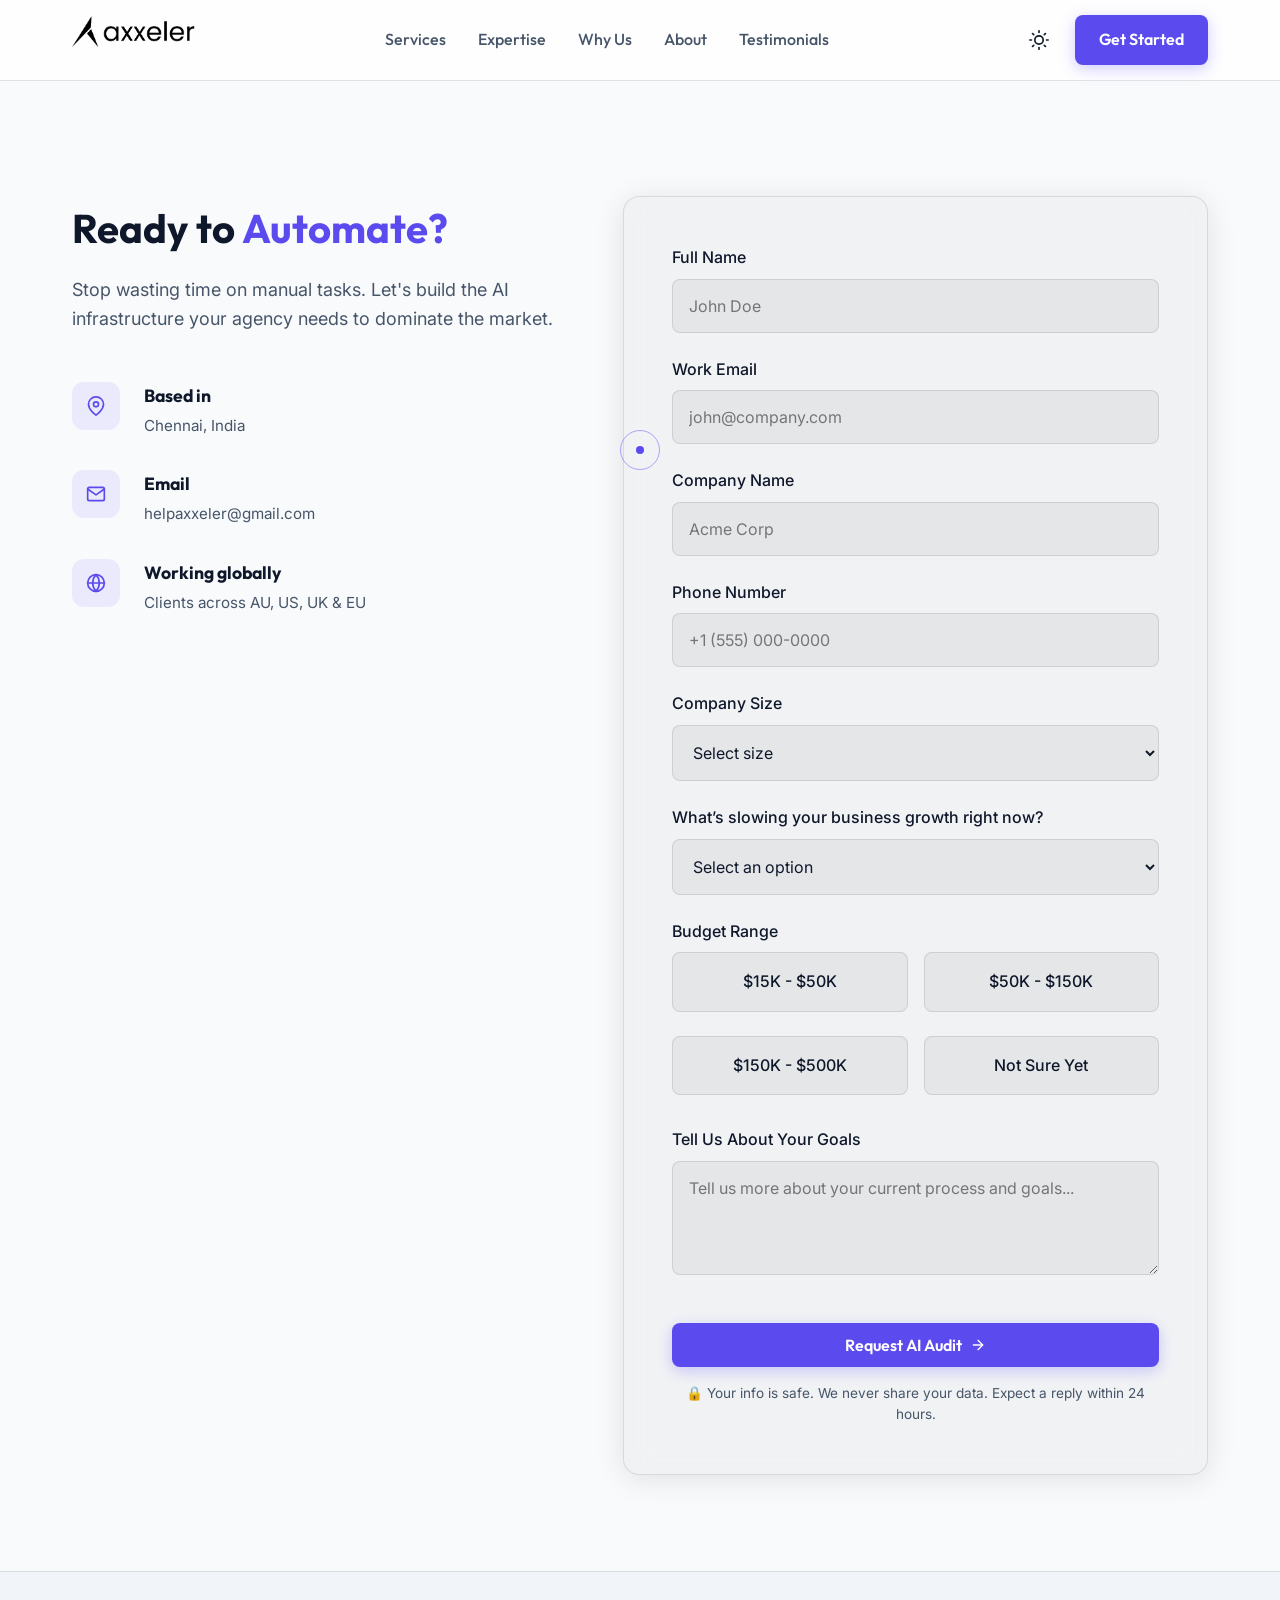
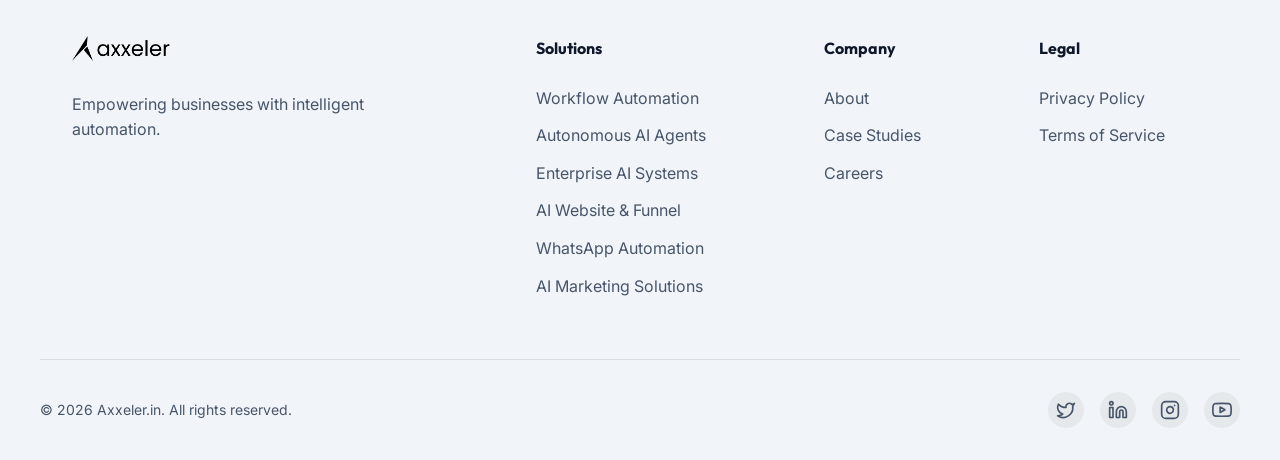
<file: work-with-us.html>
<!DOCTYPE html>
<html lang="en">
<head>
    <meta charset="UTF-8">
    <meta name="viewport" content="width=device-width, initial-scale=1.0">
    <title>Work With Us | Axxeler</title>
    <meta name="description" content="Ready to automate? Stop wasting time on manual tasks. Let's build the AI infrastructure your agency needs to dominate the market.">
    
    <!-- Google Fonts -->
    <link rel="preconnect" href="https://fonts.googleapis.com">
    <link rel="preconnect" href="https://fonts.gstatic.com" crossorigin>
    <link href="https://fonts.googleapis.com/css2?family=Outfit:wght@300;400;500;600;700;800&family=Inter:wght@300;400;500;600&display=swap" rel="stylesheet">
    
    <link rel="stylesheet" href="style.css?v=2">
    
    <!-- Theme Script (placed here to prevent flash of unstyled content) -->
    <script>
        const savedTheme = localStorage.getItem('theme');
        const systemPrefersDark = window.matchMedia('(prefers-color-scheme: dark)').matches;
        if (savedTheme === 'light' || (!savedTheme && !systemPrefersDark)) {
            document.documentElement.setAttribute('data-theme', 'light');
        }
    </script>
</head>
<body>
    
    <!-- Navigation -->
    <header id="header">
        <div class="container nav-container">
            <a href="index.html" class="logo">
                <img src="Asset 2.png" alt="Axxeler Logo" id="nav-logo" class="logo-img">
            </a>
            
            <nav class="desktop-nav">
                <a href="index.html#services">Services</a>
                <a href="index.html#expertise">Expertise</a>
                <a href="index.html#process">Why Us</a>
                <a href="index.html#about">About</a>
                <a href="index.html#testimonials">Testimonials</a>
            </nav>
            
            <div class="header-right-actions" style="display: flex; align-items: center; gap: 1rem;">
                <div class="nav-actions" style="display: flex; align-items: center; gap: 1rem;">
                    <button id="theme-toggle" class="theme-toggle-btn" aria-label="Toggle Theme">
                        <svg class="sun-icon" xmlns="http://www.w3.org/2000/svg" width="20" height="20" viewBox="0 0 24 24" fill="none" stroke="currentColor" stroke-width="2" stroke-linecap="round" stroke-linejoin="round" style="display: none;"><circle cx="12" cy="12" r="5"></circle><line x1="12" y1="1" x2="12" y2="3"></line><line x1="12" y1="21" x2="12" y2="23"></line><line x1="4.22" y1="4.22" x2="5.64" y2="5.64"></line><line x1="18.36" y1="18.36" x2="19.78" y2="19.78"></line><line x1="1" y1="12" x2="3" y2="12"></line><line x1="21" y1="12" x2="23" y2="12"></line><line x1="4.22" y1="19.78" x2="5.64" y2="18.36"></line><line x1="18.36" y1="5.64" x2="19.78" y2="4.22"></line></svg>
                        <svg class="moon-icon" xmlns="http://www.w3.org/2000/svg" width="20" height="20" viewBox="0 0 24 24" fill="none" stroke="currentColor" stroke-width="2" stroke-linecap="round" stroke-linejoin="round"><path d="M21 12.79A9 9 0 1 1 11.21 3 7 7 0 0 0 21 12.79z"></path></svg>
                    </button>
                    <a href="work-with-us.html" class="btn btn-primary nav-cta">Get Started</a>
                </div>
                
                <button class="mobile-menu-btn" id="mobile-btn">
                    <span></span>
                    <span></span>
                    <span></span>
                </button>
            </div>
        </div>
        
        <!-- Mobile Nav -->
        <div class="mobile-nav" id="mobile-nav">
            <a href="index.html#services" class="mobile-link">Services</a>
            <a href="index.html#expertise" class="mobile-link">Expertise</a>
            <a href="index.html#process" class="mobile-link">Why Us</a>
            <a href="index.html#about" class="mobile-link">About</a>
            <a href="index.html#testimonials" class="mobile-link">Testimonials</a>
            <a href="work-with-us.html" class="btn btn-primary mobile-cta">Get Started</a>
        </div>
    </header>

    <main style="padding-top: 100px; min-height: 100vh; display: flex; flex-direction: column; justify-content: center;">
        <!-- CTA / Lead Form Section -->
        <section id="contact" class="section contact-section">
            <div class="container contact-container">
                <div class="contact-info">
                    <h2 class="section-title">Ready to <span class="text-gradient">Automate?</span></h2>
                    <p class="section-desc">Stop wasting time on manual tasks. Let's build the AI infrastructure your agency needs to dominate the market.</p>
                    
                    <div class="contact-details">
                        <div class="contact-item">
                            <div class="contact-icon">
                                <svg xmlns="http://www.w3.org/2000/svg" width="20" height="20" viewBox="0 0 24 24" fill="none" stroke="currentColor" stroke-width="2" stroke-linecap="round" stroke-linejoin="round"><path d="M21 10c0 7-9 13-9 13s-9-6-9-13a9 9 0 0 1 18 0z"></path><circle cx="12" cy="10" r="3"></circle></svg>
                            </div>
                            <div class="contact-text">
                                <h4>Based in</h4>
                                <p>Chennai, India</p>
                            </div>
                        </div>
                        
                        <div class="contact-item">
                            <div class="contact-icon">
                                <svg xmlns="http://www.w3.org/2000/svg" width="20" height="20" viewBox="0 0 24 24" fill="none" stroke="currentColor" stroke-width="2" stroke-linecap="round" stroke-linejoin="round"><path d="M4 4h16c1.1 0 2 .9 2 2v12c0 1.1-.9 2-2 2H4c-1.1 0-2-.9-2-2V6c0-1.1.9-2 2-2z"></path><polyline points="22,6 12,13 2,6"></polyline></svg>
                            </div>
                            <div class="contact-text">
                                <h4>Email</h4>
                                <p>helpaxxeler@gmail.com</p>
                            </div>
                        </div>
                        
                        <div class="contact-item">
                            <div class="contact-icon">
                                <svg xmlns="http://www.w3.org/2000/svg" width="20" height="20" viewBox="0 0 24 24" fill="none" stroke="currentColor" stroke-width="2" stroke-linecap="round" stroke-linejoin="round"><circle cx="12" cy="12" r="10"></circle><line x1="2" y1="12" x2="22" y2="12"></line><path d="M12 2a15.3 15.3 0 0 1 4 10 15.3 15.3 0 0 1-4 10 15.3 15.3 0 0 1-4-10 15.3 15.3 0 0 1 4-10z"></path></svg>
                            </div>
                            <div class="contact-text">
                                <h4>Working globally</h4>
                                <p>Clients across AU, US, UK & EU</p>
                            </div>
                        </div>
                    </div>
                </div>
                
                <div class="contact-form-wrapper glass-panel">
                    <form id="lead-form" class="lead-form" action="https://formspree.io/f/mvzlgnvz" method="POST">
                        <div class="form-group">
                            <label for="name">Full Name</label>
                            <input type="text" id="name" name="name" required placeholder="John Doe">
                        </div>
                        
                        <div class="form-group">
                            <label for="email">Work Email</label>
                            <input type="email" id="email" name="email" required placeholder="john@company.com">
                        </div>
                        
                        <div class="form-group">
                            <label for="company">Company Name</label>
                            <input type="text" id="company" name="company" placeholder="Acme Corp">
                        </div>
                        
                        <div class="form-group">
                            <label for="phone">Phone Number</label>
                            <input type="tel" id="phone" name="phone" placeholder="+1 (555) 000-0000">
                        </div>
                        
                        <div class="form-group">
                            <label for="company-size">Company Size</label>
                            <select id="company-size" name="company-size" required>
                                <option value="" disabled selected>Select size</option>
                                <option value="1-10">1-10 employees</option>
                                <option value="11-50">11-50 employees</option>
                                <option value="51-200">51-200 employees</option>
                                <option value="201+">201+ employees</option>
                            </select>
                        </div>
                        
                        <div class="form-group">
                            <label for="painpoint">What’s slowing your business growth right now?</label>
                            <select id="painpoint" name="painpoint" required>
                                <option value="" disabled selected>Select an option</option>
                                <option value="converting_leads">Converting Leads into Customers</option>
                                <option value="customer_conversations">Managing Customer Conversations</option>
                                <option value="manual_work">Too Much Manual Work</option>
                                <option value="disorganized_crm">Disorganized Systems / CRM</option>
                                <option value="scaling_ai">Scaling with Automation & AI</option>
                                <option value="not_sure">Not Sure (Need Expert Guidance)</option>
                            </select>
                        </div>
                        
                        <div class="form-group">
                            <label>Budget Range</label>
                            <div class="budget-options">
                                <label class="budget-option">
                                    <input type="radio" name="budget" value="15k-50k" required>
                                    <span>$15K - $50K</span>
                                </label>
                                <label class="budget-option">
                                    <input type="radio" name="budget" value="50k-150k">
                                    <span>$50K - $150K</span>
                                </label>
                                <label class="budget-option">
                                    <input type="radio" name="budget" value="150k-500k">
                                    <span>$150K - $500K</span>
                                </label>
                                <label class="budget-option">
                                    <input type="radio" name="budget" value="not-sure">
                                    <span>Not Sure Yet</span>
                                </label>
                            </div>
                        </div>
                        
                        <div class="form-group">
                            <label for="details">Tell Us About Your Goals</label>
                            <textarea id="details" name="details" rows="4" placeholder="Tell us more about your current process and goals..." style="width: 100%; padding: 1rem; resize: vertical;"></textarea>
                        </div>
                        
                        <button type="submit" class="btn btn-primary btn-submit" id="submit-btn">
                            Request AI Audit
                            <svg xmlns="http://www.w3.org/2000/svg" width="16" height="16" viewBox="0 0 24 24" fill="none" stroke="currentColor" stroke-width="2" stroke-linecap="round" stroke-linejoin="round"><line x1="5" y1="12" x2="19" y2="12"></line><polyline points="12 5 19 12 12 19"></polyline></svg>
                        </button>
                        
                        <div class="form-status" id="form-status"></div>

                        <p class="form-note" style="margin-top: 1rem; text-align: center; font-size: 0.85rem; color: var(--text-muted);">
                            🔒 Your info is safe. We never share your data. Expect a reply within 24 hours.
                        </p>
                    </form>
                </div>
            </div>
        </section>
    </main>

    <!-- Footer -->
    <footer class="footer">
        <div class="container footer-container">
            <div class="footer-brand">
                <img src="Asset 2.png" alt="Axxeler Logo" class="footer-logo logo-img">
                <p>Empowering businesses with intelligent automation.</p>
            </div>
            
            <div class="footer-links">
                <div class="link-group">
                    <h4>Solutions</h4>
                    <a href="index.html#services">Workflow Automation</a>
                    <a href="index.html#services">Autonomous AI Agents</a>
                    <a href="index.html#services">Enterprise AI Systems</a>
                    <a href="index.html#services">AI Website & Funnel</a>
                    <a href="index.html#services">WhatsApp Automation</a>
                    <a href="index.html#services">AI Marketing Solutions</a>
                </div>
                <div class="link-group">
                    <h4>Company</h4>
                    <a href="#">About</a>
                    <a href="#">Case Studies</a>
                    <a href="#">Careers</a>
                </div>
                <div class="link-group">
                    <h4>Legal</h4>
                    <a href="#">Privacy Policy</a>
                    <a href="#">Terms of Service</a>
                </div>
            </div>
        </div>
        <div class="footer-bottom container">
            <p>&copy; <span id="year"></span> Axxeler.in. All rights reserved.</p>
            <div class="social-links">
                <a href="#" aria-label="Twitter">
                    <svg xmlns="http://www.w3.org/2000/svg" width="20" height="20" viewBox="0 0 24 24" fill="none" stroke="currentColor" stroke-width="2" stroke-linecap="round" stroke-linejoin="round"><path d="M22 4s-.7 2.1-2 3.4c1.6 10-9.4 17.3-18 11.6 2.2.1 4.4-.6 6-2C3 15.5.5 9.6 3 5c2.2 2.6 5.6 4.1 9 4-.9-4.2 4-6.6 7-3.8 1.1 0 3-1.2 3-1.2z"></path></svg>
                </a>
                <a href="https://www.linkedin.com/company/axxeler/" aria-label="LinkedIn" target="_blank" rel="noopener noreferrer">
                    <svg xmlns="http://www.w3.org/2000/svg" width="20" height="20" viewBox="0 0 24 24" fill="none" stroke="currentColor" stroke-width="2" stroke-linecap="round" stroke-linejoin="round"><path d="M16 8a6 6 0 0 1 6 6v7h-4v-7a2 2 0 0 0-2-2 2 2 0 0 0-2 2v7h-4v-7a6 6 0 0 1 6-6z"></path><rect x="2" y="9" width="4" height="12"></rect><circle cx="4" cy="4" r="2"></circle></svg>
                </a>
                <a href="https://www.instagram.com/axxeler.in/" aria-label="Instagram" target="_blank" rel="noopener noreferrer">
                    <svg xmlns="http://www.w3.org/2000/svg" width="20" height="20" viewBox="0 0 24 24" fill="none" stroke="currentColor" stroke-width="2" stroke-linecap="round" stroke-linejoin="round"><rect x="2" y="2" width="20" height="20" rx="5" ry="5"></rect><path d="M16 11.37A4 4 0 1 1 12.63 8 4 4 0 0 1 16 11.37z"></path><line x1="17.5" y1="6.5" x2="17.51" y2="6.5"></line></svg>
                </a>
                <a href="https://www.youtube.com/@axxeler" aria-label="YouTube" target="_blank" rel="noopener noreferrer">
                    <svg xmlns="http://www.w3.org/2000/svg" width="20" height="20" viewBox="0 0 24 24" fill="none" stroke="currentColor" stroke-width="2" stroke-linecap="round" stroke-linejoin="round"><path d="M22.54 6.42a2.78 2.78 0 0 0-1.94-2C18.88 4 12 4 12 4s-6.88 0-8.6.46a2.78 2.78 0 0 0-1.94 2A29 29 0 0 0 1 11.75a29 29 0 0 0 .46 5.33 2.78 2.78 0 0 0 1.94 2c1.72.46 8.6.46 8.6.46s6.88 0 8.6-.46a2.78 2.78 0 0 0 1.94-2 29 29 0 0 0 .46-5.33 29 29 0 0 0-.46-5.33z"></path><polygon points="9.75 15.02 15.5 11.75 9.75 8.48 9.75 15.02"></polygon></svg>
                </a>
            </div>
        </div>
    </footer>

    <!-- Thank You Modal -->
    <div id="thank-you-modal" class="modal-overlay">
        <div class="modal-content glass-panel text-center">
            <div class="modal-icon">
                <svg xmlns="http://www.w3.org/2000/svg" width="48" height="48" viewBox="0 0 24 24" fill="none" stroke="currentColor" stroke-width="2" stroke-linecap="round" stroke-linejoin="round"><path d="M22 11.08V12a10 10 0 1 1-5.93-9.14"></path><polyline points="22 4 12 14.01 9 11.01"></polyline></svg>
            </div>
            <h3 class="modal-title">Request Received!</h3>
            <p class="modal-desc">Thank you for reaching out. Our team will review your details and get back to you within 24 hours.</p>
            <button class="btn btn-primary" id="close-modal-btn" style="width: 100%; margin-top: 1rem;">Close</button>
        </div>
    </div>

    <script src="script.js?v=2"></script>
</body>
</html>
</file>
<file: style.css>
/* --- Variables & Setup --- */
:root {
    /* Color Palette - Modern AI Aesthetic */
    --bg-dark: #0a0b10;
    --bg-card: rgba(255, 255, 255, 0.03);
    --bg-card-hover: rgba(255, 255, 255, 0.06);
    --border-glass: rgba(255, 255, 255, 0.1);

    --primary-blue: #3b82f6;
    --primary-purple: #6A5BFF;
    --primary-cyan: #06b6d4;

    --text-main: #f8fafc;
    --text-muted: #94a3b8;

    --font-heading: 'Outfit', sans-serif;
    --font-body: 'Inter', sans-serif;

    --transition: all 0.3s cubic-bezier(0.4, 0, 0.2, 1);

    --header-bg: rgba(10, 11, 16, 0.8);
    --header-scrolled-bg: rgba(10, 11, 16, 0.95);
    --header-scrolled-shadow: rgba(0, 0, 0, 0.3);
    --orb-gradient-end: rgba(10, 11, 16, 0);
    --code-bg: #0d1117;
    --input-bg: rgba(0, 0, 0, 0.2);
    --input-bg-focus: rgba(0, 0, 0, 0.4);
    --footer-bg: #050608;
    --social-bg: rgba(255, 255, 255, 0.05);
    --stat-row-border: rgba(255, 255, 255, 0.05);
    --logo-filter: brightness(0) invert(1);
}

[data-theme="light"] {
    --bg-dark: #f8fafc;
    --bg-card: rgba(0, 0, 0, 0.03);
    --bg-card-hover: rgba(0, 0, 0, 0.06);
    --border-glass: rgba(0, 0, 0, 0.1);

    --primary-blue: #2563eb;
    --primary-purple: #5b4aee;
    --primary-cyan: #0891b2;

    --text-main: #0f172a;
    --text-muted: #475569;

    --header-bg: rgba(255, 255, 255, 0.8);
    --header-scrolled-bg: rgba(255, 255, 255, 0.95);
    --header-scrolled-shadow: rgba(0, 0, 0, 0.1);
    --orb-gradient-end: rgba(255, 255, 255, 0);
    --code-bg: #e2e8f0;
    --input-bg: rgba(0, 0, 0, 0.05);
    --input-bg-focus: rgba(0, 0, 0, 0.1);
    --footer-bg: #f1f5f9;
    --social-bg: rgba(0, 0, 0, 0.05);
    --stat-row-border: rgba(0, 0, 0, 0.05);
    --logo-filter: brightness(0);
}

* {
    margin: 0;
    padding: 0;
    box-sizing: border-box;
}

html {
    scroll-behavior: smooth;
    scroll-padding-top: 80px;
}

body {
    font-family: var(--font-body);
    background-color: var(--bg-dark);
    color: var(--text-main);
    line-height: 1.6;
    overflow-x: hidden;
}

/* --- Utilities --- */
.container {
    max-width: 1200px;
    margin: 0 auto;
    padding: 0 2rem;
}

.text-gradient {
    color: var(--primary-purple);
}

.text-green {
    color: #10b981;
}

.text-blue {
    color: var(--primary-blue);
}

.glass-panel,
.glass-card {
    background: var(--bg-card);
    backdrop-filter: blur(12px);
    -webkit-backdrop-filter: blur(12px);
    border: 1px solid var(--border-glass);
    border-radius: 16px;
    box-shadow: 0 4px 30px rgba(0, 0, 0, 0.1);
}

.section {
    padding: 6rem 0;
}

.section-title {
    font-family: var(--font-heading);
    font-size: 2.5rem;
    font-weight: 700;
    margin-bottom: 1rem;
}

.section-desc {
    color: var(--text-muted);
    font-size: 1.125rem;
    max-width: 600px;
    margin-bottom: 3rem;
}

.text-center {
    text-align: center;
    margin-inline: auto;
}

.text-center .section-desc {
    margin-inline: auto;
}

/* --- Buttons --- */
.btn {
    display: inline-flex;
    align-items: center;
    justify-content: center;
    gap: 0.5rem;
    padding: 0.75rem 1.5rem;
    border-radius: 8px;
    font-family: var(--font-heading);
    font-weight: 600;
    font-size: 1rem;
    text-decoration: none;
    cursor: pointer;
    transition: var(--transition);
    border: none;
}

.btn-lg {
    padding: 1rem 2rem;
    font-size: 1.125rem;
}

.btn-primary {
    background: var(--primary-purple);
    color: white;
    box-shadow: 0 4px 15px rgba(106, 91, 255, 0.3);
}

.btn-primary:hover {
    box-shadow: 0 6px 20px rgba(106, 91, 255, 0.5);
    transform: translateY(-2px);
}

.btn-secondary {
    background: transparent;
    color: var(--text-main);
    border: 1px solid var(--border-glass);
}

.btn-secondary:hover {
    background: var(--bg-card-hover);
    border-color: rgba(255, 255, 255, 0.3);
}

/* --- Header & Nav --- */
header {
    position: fixed;
    top: 0;
    left: 0;
    width: 100%;
    z-index: 1000;
    background: var(--header-bg);
    backdrop-filter: blur(16px);
    -webkit-backdrop-filter: blur(16px);
    border-bottom: 1px solid var(--border-glass);
    transition: var(--transition);
}

header.scrolled {
    background: var(--header-scrolled-bg);
    box-shadow: 0 4px 30px var(--header-scrolled-shadow);
}

.nav-container {
    display: flex;
    justify-content: space-between;
    align-items: center;
    height: 80px;
}

.logo-img {
    height: 40px;
    object-fit: contain;
    filter: var(--logo-filter);
    transition: var(--transition);
}

.desktop-nav {
    display: flex;
    gap: 2rem;
}

.desktop-nav a {
    color: var(--text-muted);
    text-decoration: none;
    font-family: var(--font-heading);
    font-weight: 500;
    transition: var(--transition);
}

.desktop-nav a:hover {
    color: var(--text-main);
}

/* Theme Toggle Button */
.theme-toggle-btn {
    background: transparent;
    border: none;
    color: var(--text-main);
    cursor: pointer;
    display: flex;
    align-items: center;
    justify-content: center;
    width: 40px;
    height: 40px;
    border-radius: 50%;
    transition: var(--transition);
}

.theme-toggle-btn:hover {
    background: var(--bg-card-hover);
}

.theme-toggle-btn svg {
    transition: var(--transition);
}

/* Mobile Menu Button */
.mobile-menu-btn {
    display: none;
    flex-direction: column;
    justify-content: space-between;
    width: 30px;
    height: 21px;
    background: transparent;
    border: none;
    cursor: pointer;
    z-index: 1001;
}

.mobile-menu-btn span {
    width: 100%;
    height: 3px;
    background-color: var(--text-main);
    border-radius: 3px;
    transition: var(--transition);
}

/* Mobile Nav Overlay */
.mobile-nav {
    position: fixed;
    top: 80px;
    left: 0;
    width: 100%;
    height: 0;
    background: var(--bg-dark);
    display: flex;
    flex-direction: column;
    align-items: center;
    justify-content: center;
    gap: 2rem;
    overflow: hidden;
    transition: height 0.4s ease;
    border-bottom: 1px solid var(--border-glass);
}

.mobile-nav.active {
    height: calc(100vh - 80px);
}

.mobile-nav a {
    font-size: 1.5rem;
    color: var(--text-main);
    text-decoration: none;
    font-family: var(--font-heading);
    opacity: 0;
    transform: translateY(20px);
    transition: var(--transition);
}

.mobile-nav.active a {
    opacity: 1;
    transform: translateY(0);
}

.mobile-nav.active a:nth-child(1) {
    transition-delay: 0.1s;
}

.mobile-nav.active a:nth-child(2) {
    transition-delay: 0.2s;
}

.mobile-nav.active a:nth-child(3) {
    transition-delay: 0.3s;
}

.mobile-nav.active a:nth-child(4) {
    transition-delay: 0.4s;
}


/* --- Hero Section --- */
.hero {
    position: relative;
    padding: 12rem 0 8rem 0;
    min-height: 100vh;
    display: flex;
    align-items: center;
    overflow: hidden;
}

/* Background Glowing Orbs */
.glow-orb {
    display: none;
}

.orb-1 {
    top: 10%;
    left: -10%;
    width: 50vw;
    height: 50vw;
    background: radial-gradient(circle, rgba(59, 130, 246, 0.3) 0%, var(--orb-gradient-end) 70%);
}

.orb-2 {
    bottom: -10%;
    right: -10%;
    width: 60vw;
    height: 60vw;
    background: radial-gradient(circle, rgba(139, 92, 246, 0.25) 0%, var(--orb-gradient-end) 70%);
    animation-delay: -5s;
}

@keyframes float {
    0% {
        transform: translate(0, 0);
    }

    100% {
        transform: translate(50px, 50px);
    }
}

.hero-container {
    display: grid;
    grid-template-columns: 1fr 1fr;
    gap: 4rem;
    align-items: center;
}

.badge {
    display: inline-block;
    padding: 0.5rem 1rem;
    background: rgba(59, 130, 246, 0.1);
    color: var(--primary-cyan);
    border: 1px solid rgba(6, 182, 212, 0.2);
    border-radius: 20px;
    font-size: 0.875rem;
    font-weight: 600;
    margin-bottom: 1.5rem;
    text-transform: uppercase;
    letter-spacing: 1px;
}

.hero-title {
    font-family: var(--font-heading);
    font-size: 4rem;
    font-weight: 800;
    line-height: 1.1;
    margin-bottom: 1.5rem;
}

.hero-subtitle {
    font-size: 1.25rem;
    color: var(--text-muted);
    margin-bottom: 2.5rem;
    max-width: 90%;
}

.hero-actions {
    display: flex;
    gap: 1rem;
}

/* Hero Visual mock */
.main-dashboard {
    width: 100%;
    transform: perspective(1000px) rotateY(-5deg) rotateX(5deg);
    transition: transform 0.5s ease;
}

.main-dashboard:hover {
    transform: perspective(1000px) rotateY(0deg) rotateX(0deg);
}

.panel-header {
    padding: 1rem;
    border-bottom: 1px solid var(--border-glass);
    display: flex;
    align-items: center;
    gap: 1rem;
}

.dots {
    display: flex;
    gap: 6px;
}

.dots span {
    width: 12px;
    height: 12px;
    border-radius: 50%;
    background: var(--border-glass);
}

.dots span:nth-child(1) {
    background: #ef4444;
}

.dots span:nth-child(2) {
    background: #f59e0b;
}

.dots span:nth-child(3) {
    background: #10b981;
}

.panel-title {
    font-size: 0.875rem;
    color: var(--text-muted);
    font-family: var(--font-heading);
}

.panel-body {
    padding: 2rem;
}

.stat-row {
    display: flex;
    justify-content: space-between;
    padding: 1rem 0;
    border-bottom: 1px solid var(--stat-row-border);
    font-weight: 500;
}

.stat-value {
    font-family: var(--font-heading);
    font-weight: 700;
}

.chart-mock {
    display: flex;
    align-items: flex-end;
    gap: 10px;
    height: 120px;
    margin-top: 2rem;
}

.bar {
    flex: 1;
    background: var(--primary-purple);
    border-radius: 4px 4px 0 0;
    opacity: 0.8;
    transition: height 1s ease-out;
}

/* --- Services Section --- */
.services-grid {
    display: grid;
    grid-template-columns: repeat(auto-fit, minmax(300px, 1fr));
    gap: 2rem;
}

.service-card {
    padding: 2.5rem;
    transition: var(--transition);
}

.service-card:hover {
    transform: translateY(-10px);
    background: var(--bg-card-hover);
    border-color: rgba(139, 92, 246, 0.3);
}

.service-icon {
    width: 60px;
    height: 60px;
    border-radius: 12px;
    background: rgba(59, 130, 246, 0.1);
    color: var(--primary-cyan);
    display: flex;
    align-items: center;
    justify-content: center;
    margin-bottom: 1.5rem;
}

.service-card h3 {
    font-family: var(--font-heading);
    font-size: 1.5rem;
    margin-bottom: 1rem;
}

.service-card p {
    color: var(--text-muted);
}

/* --- Expertise Section --- */
.expertise-layout {
    display: grid;
    grid-template-columns: 1fr 1fr;
    gap: 4rem;
    align-items: center;
}

.feature-list {
    list-style: none;
    margin-top: 2rem;
}

.feature-list li {
    display: flex;
    gap: 1.5rem;
    margin-bottom: 2rem;
}

.feature-icon {
    flex-shrink: 0;
    width: 48px;
    height: 48px;
    border-radius: 50%;
    background: rgba(139, 92, 246, 0.1);
    color: var(--primary-purple);
    display: flex;
    align-items: center;
    justify-content: center;
}

.feature-text h4 {
    font-family: var(--font-heading);
    font-size: 1.25rem;
    margin-bottom: 0.5rem;
}

.feature-text p {
    color: var(--text-muted);
}

/* --- Process Section --- */
.process-section {
    background: linear-gradient(to bottom, var(--bg-dark), rgba(106, 91, 255, 0.03), var(--bg-dark));
}

.process-grid {
    display: grid;
    grid-template-columns: repeat(auto-fit, minmax(250px, 1fr));
    gap: 2rem;
    position: relative;
    margin-top: 3rem;
}

.process-card {
    padding: 2rem;
    text-align: center;
    position: relative;
    z-index: 1;
}

.process-number {
    font-family: var(--font-heading);
    font-size: 4rem;
    font-weight: 800;
    color: rgba(106, 91, 255, 0.15);
    line-height: 1;
    margin-bottom: -1rem;
    position: relative;
    z-index: -1;
}

.process-card h3 {
    font-family: var(--font-heading);
    font-size: 1.5rem;
    margin-bottom: 1rem;
    color: var(--primary-purple);
}

.process-card p {
    color: var(--text-muted);
}

/* Code block mock */
.code-content {
    background: var(--code-bg);
    border-radius: 0 0 16px 16px;
    overflow-x: auto;
}

pre {
    font-family: 'Courier New', Courier, monospace;
    font-size: 0.9rem;
    line-height: 1.5;
}

.keyword {
    color: #ff7b72;
}

.string {
    color: #a5d6ff;
}

.comment {
    color: #8b949e;
}

.function {
    color: #d2a8ff;
}


/* --- Contact Section --- */
.contact-container {
    display: grid;
    grid-template-columns: 1fr 1.2fr;
    gap: 4rem;
}

.contact-details {
    margin-top: 3rem;
}

.contact-item {
    display: flex;
    align-items: flex-start;
    gap: 1.5rem;
    margin-bottom: 2rem;
}

.contact-icon {
    flex-shrink: 0;
    width: 48px;
    height: 48px;
    border-radius: 12px;
    background: rgba(106, 91, 255, 0.1);
    display: flex;
    align-items: center;
    justify-content: center;
}

.contact-icon svg {
    color: var(--primary-purple);
}

.contact-text h4 {
    font-family: var(--font-heading);
    font-size: 1.1rem;
    color: var(--text-main);
    margin-bottom: 0.25rem;
}

.contact-text p {
    color: var(--text-muted);
    font-size: 0.95rem;
}

.contact-form-wrapper {
    padding: 3rem;
}

.form-group {
    margin-bottom: 1.5rem;
}

.form-group label {
    display: block;
    margin-bottom: 0.5rem;
    font-weight: 500;
    color: var(--text-main);
}

.form-group input,
.form-group select,
.form-group textarea {
    width: 100%;
    padding: 1rem;
    background: var(--input-bg);
    border: 1px solid var(--border-glass);
    border-radius: 8px;
    color: var(--text-main);
    font-family: var(--font-body);
    font-size: 1rem;
    transition: var(--transition);
}

.form-group input:focus,
.form-group select:focus,
.form-group textarea:focus {
    outline: none;
    border-color: var(--primary-blue);
    background: var(--input-bg-focus);
}

.form-group select option {
    background: var(--bg-dark);
    color: var(--text-main);
}

.budget-options {
    display: grid;
    grid-template-columns: 1fr 1fr;
    gap: 1rem;
    margin-top: 0.5rem;
}

.budget-option {
    cursor: pointer;
    display: block;
}

.budget-option input {
    display: none;
}

.budget-option span {
    display: flex;
    align-items: center;
    justify-content: center;
    padding: 1rem;
    background: var(--input-bg);
    border: 1px solid var(--border-glass);
    border-radius: 8px;
    color: var(--text-main);
    font-family: var(--font-body);
    font-size: 1rem;
    transition: var(--transition);
    text-align: center;
}

.budget-option:hover span {
    background: var(--input-bg-focus);
    border-color: rgba(255, 255, 255, 0.2);
}

.budget-option input:checked+span {
    background: var(--primary-purple);
    border-color: var(--primary-purple);
    color: white;
}

.btn-submit {
    width: 100%;
    margin-top: 1rem;
}

.form-status {
    margin-top: 1rem;
    text-align: center;
    font-weight: 500;
}

.form-status.success {
    color: #10b981;
}

/* --- Footer --- */
.footer {
    border-top: 1px solid var(--border-glass);
    padding-top: 4rem;
    background: var(--footer-bg);
}

.footer-container {
    display: grid;
    grid-template-columns: 1fr 2fr;
    gap: 4rem;
    margin-bottom: 3rem;
}

.footer-brand p {
    color: var(--text-muted);
    margin-top: 1rem;
    max-width: 300px;
}

.footer-logo {
    height: 32px;
}

.footer-links {
    display: flex;
    justify-content: space-around;
    flex-wrap: wrap;
    gap: 2rem;
}

.link-group h4 {
    font-family: var(--font-heading);
    margin-bottom: 1.5rem;
}

.link-group a {
    display: block;
    color: var(--text-muted);
    text-decoration: none;
    margin-bottom: 0.75rem;
    transition: var(--transition);
}

.link-group a:hover {
    color: var(--primary-blue);
}

.footer-bottom {
    text-align: center;
    padding: 2rem 0;
    border-top: 1px solid var(--border-glass);
    color: var(--text-muted);
    font-size: 0.875rem;
    display: flex;
    justify-content: space-between;
    align-items: center;
}

.social-links {
    display: flex;
    gap: 1rem;
}

.social-links a {
    color: var(--text-muted);
    transition: var(--transition);
    display: flex;
    align-items: center;
    justify-content: center;
    width: 36px;
    height: 36px;
    border-radius: 50%;
    background: var(--social-bg);
}

.social-links a:hover {
    color: white;
    background: var(--primary-purple);
    transform: translateY(-2px);
}

/* --- Animations --- */
.fade-in {
    opacity: 0;
    transform: translateY(30px);
    transition: opacity 0.8s ease-out, transform 0.8s ease-out;
}

.fade-in.visible {
    opacity: 1;
    transform: translateY(0);
}

/* --- Testimonials Section --- */
.testimonials-section {
    background: var(--bg-dark);
}

.testimonials-grid {
    display: grid;
    grid-template-columns: repeat(auto-fit, minmax(300px, 1fr));
    gap: 2rem;
    margin-top: 3rem;
}

.testimonial-card {
    padding: 2rem;
    display: flex;
    flex-direction: column;
    justify-content: space-between;
    border-left: 4px solid var(--primary-purple);
}

.testimonial-quote {
    font-size: 1.125rem;
    font-style: italic;
    color: var(--text-main);
    margin-bottom: 2rem;
}

.testimonial-author {
    display: flex;
    align-items: center;
    gap: 1rem;
}

.author-avatar {
    width: 50px;
    height: 50px;
    border-radius: 50%;
    background: rgba(106, 91, 255, 0.2);
    display: flex;
    align-items: center;
    justify-content: center;
    font-family: var(--font-heading);
    font-weight: 700;
    color: var(--primary-purple);
}

.author-info h4 {
    font-family: var(--font-heading);
    margin-bottom: 0.25rem;
}

.author-info p {
    color: var(--text-muted);
    font-size: 0.875rem;
}

/* --- Industries Section --- */
.industries-section {
    background: linear-gradient(to top, var(--bg-dark), rgba(106, 91, 255, 0.02), var(--bg-dark));
}

.industries-grid {
    display: flex;
    flex-wrap: wrap;
    justify-content: center;
    gap: 1rem;
    margin-top: 3rem;
}

.industry-pill {
    padding: 1rem 2rem;
    background: var(--bg-card);
    border: 1px solid var(--border-glass);
    border-radius: 50px;
    font-family: var(--font-heading);
    font-weight: 500;
    color: var(--text-main);
    transition: var(--transition);
}

.industry-pill:hover {
    background: var(--primary-purple);
    border-color: var(--primary-purple);
    transform: translateY(-2px);
}

/* --- Responsive --- */
@media (max-width: 992px) {
    .hero-title {
        font-size: 3rem;
    }

    .hero-container,
    .expertise-layout,
    .contact-container {
        grid-template-columns: 1fr;
    }

    .expertise-visual {
        min-width: 0;
        width: 100%;
    }

    .footer-container {
        grid-template-columns: 1fr;
    }

    .footer-links {
        justify-content: space-between;
    }

    .footer-bottom {
        flex-direction: column;
        gap: 1rem;
    }
}

@media (max-width: 768px) {

    .desktop-nav,
    .nav-cta {
        display: none;
    }

    .mobile-menu-btn {
        display: flex;
    }

    .hero-actions {
        flex-direction: column;
    }

    .section {
        padding: 4rem 0;
    }

    .hero {
        padding-top: 10rem;
    }

    .hero-title {
        font-size: 2.5rem;
    }

    .mobile-menu-btn.active span:nth-child(1) {
        transform: translateY(9px) rotate(45deg);
    }

    .mobile-menu-btn.active span:nth-child(2) {
        opacity: 0;
    }

    .mobile-menu-btn.active span:nth-child(3) {
        transform: translateY(-9px) rotate(-45deg);
    }

    .contact-form-wrapper {
        padding: 2rem 1.5rem;
    }

    .budget-options {
        grid-template-columns: 1fr;
    }

    .budget-option span {
        padding: 0.75rem;
    }
}

/* --- Added Animations --- */
@keyframes float-element {

    0%,
    100% {
        transform: translateY(0);
    }

    50% {
        transform: translateY(-8px);
    }
}

.service-card:hover .service-icon {
    animation: float-element 2s ease-in-out infinite;
}

@keyframes float-dashboard {

    0%,
    100% {
        transform: translateY(0) perspective(1000px) rotateY(-5deg) rotateX(5deg);
    }

    50% {
        transform: translateY(-15px) perspective(1000px) rotateY(-5deg) rotateX(5deg);
    }
}

.main-dashboard {
    animation: float-dashboard 6s ease-in-out infinite;
}

.main-dashboard:hover {
    animation: none;
    transform: perspective(1000px) rotateY(0deg) rotateX(0deg);
}

/* --- Marquee Section --- */
.scrolling-marquee {
    width: 100%;
    overflow: hidden;
    background: rgba(10, 11, 16, 0.5);
    border-top: 1px solid var(--border-glass);
    border-bottom: 1px solid var(--border-glass);
    padding: 1rem 0;
    position: relative;
    z-index: 10;
}

[data-theme="light"] .scrolling-marquee {
    background: rgba(255, 255, 255, 0.5);
}

.marquee-track {
    display: flex;
    width: fit-content;
    animation: scroll 30s linear infinite;
}

.marquee-content {
    display: flex;
    align-items: center;
    justify-content: space-around;
    min-width: 100%;
}

.marquee-content span {
    font-family: var(--font-heading);
    font-size: 0.875rem;
    font-weight: 600;
    color: var(--text-muted);
    letter-spacing: 2px;
    padding: 0 2rem;
    text-transform: uppercase;
    display: inline-block;
    transition: var(--transition);
}

.marquee-content span:hover {
    color: var(--primary-purple);
}

@keyframes scroll {
    0% {
        transform: translateX(0);
    }

    100% {
        transform: translateX(-50%);
    }
}

/* --- Custom Cursor --- */
@media (pointer: fine) {

    body,
    a,
    button,
    input,
    textarea,
    select,
    .btn,
    .service-card,
    .process-card,
    .industry-pill,
    .marquee-content span {
        cursor: none;
    }

    .cursor-dot,
    .cursor-outline {
        position: fixed;
        top: 0;
        left: 0;
        border-radius: 50%;
        z-index: 9999;
        pointer-events: none;
        display: block;
    }

    .cursor-dot {
        width: 8px;
        height: 8px;
        margin-top: -4px;
        margin-left: -4px;
        background-color: var(--primary-purple);
    }

    .cursor-outline {
        width: 40px;
        height: 40px;
        margin-top: -20px;
        margin-left: -20px;
        border: 1px solid rgba(106, 91, 255, 0.5);
        transition: width 0.2s ease-out, height 0.2s ease-out, background-color 0.2s ease-out, margin 0.2s ease-out, border-color 0.2s ease-out;
    }

    .cursor-outline.cursor-hover {
        width: 60px;
        height: 60px;
        margin-top: -30px;
        margin-left: -30px;
        background-color: rgba(106, 91, 255, 0.1);
        border-color: rgba(106, 91, 255, 0.8);
    }
}

@media (pointer: coarse) {

    .cursor-dot,
    .cursor-outline {
        display: none !important;
    }
}

/* --- About Section --- */
.about-container {
    display: grid;
    grid-template-columns: 1fr 1fr;
    gap: 4rem;
    align-items: center;
}

.about-grid-bg {
    background: var(--bg-card);
    border: 1px solid var(--border-glass);
    border-radius: 16px;
    height: 400px;
    position: relative;
    background-image:
        linear-gradient(rgba(255, 255, 255, 0.03) 1px, transparent 1px),
        linear-gradient(90deg, rgba(255, 255, 255, 0.03) 1px, transparent 1px);
    background-size: 30px 30px;
    display: flex;
    align-items: center;
    justify-content: center;
}

[data-theme="light"] .about-grid-bg {
    background-image:
        linear-gradient(rgba(0, 0, 0, 0.05) 1px, transparent 1px),
        linear-gradient(90deg, rgba(0, 0, 0, 0.05) 1px, transparent 1px);
}

.logo-a-shape {
    width: 200px;
    height: 200px;
}

.floating-badge {
    position: absolute;
    padding: 1rem 1.5rem;
}

.badge-top-right {
    top: 2rem;
    right: -2rem;
    display: flex;
    flex-direction: column;
}

.badge-bottom-left {
    bottom: 2rem;
    left: -2rem;
    display: flex;
    flex-direction: column;
}

.floating-badge h4 {
    font-family: var(--font-heading);
    font-size: 1.5rem;
    color: var(--primary-purple);
    line-height: 1;
    margin-bottom: 0.25rem;
}

.floating-badge p {
    font-size: 0.75rem;
    color: var(--text-muted);
}

.badge-dot {
    position: absolute;
    bottom: -4px;
    right: -10px;
    width: 8px;
    height: 8px;
    background: var(--primary-purple);
    border-radius: 50%;
    box-shadow: 0 0 10px var(--primary-purple);
}

.about-desc {
    color: var(--text-muted);
    margin-bottom: 1.5rem;
    font-size: 1.05rem;
}

.about-list {
    list-style: none;
    margin-top: 2rem;
}

.about-list li {
    display: flex;
    gap: 1.5rem;
    margin-bottom: 1.5rem;
}

.list-number {
    font-family: var(--font-heading);
    font-size: 1.25rem;
    font-weight: 700;
    color: var(--primary-purple);
}

.list-text h4 {
    font-family: var(--font-heading);
    font-size: 1.1rem;
    margin-bottom: 0.25rem;
}

.list-text p {
    color: var(--text-muted);
    font-size: 0.9rem;
}

/* --- Final CTA Section --- */
.final-cta-section {
    padding: 8rem 0;
}

.cta-massive-title {
    font-family: var(--font-heading);
    font-size: 4.5rem;
    font-weight: 800;
    line-height: 1.1;
    margin-bottom: 2rem;
    margin-top: 1rem;
}

.cta-subtitle {
    font-size: 1.25rem;
    color: var(--text-muted);
    max-width: 600px;
    margin: 0 auto 3rem auto;
}

.cta-btn {
    border-radius: 12px;
    padding: 1.2rem 2.5rem;
}

@media (max-width: 992px) {
    .about-container {
        grid-template-columns: 1fr;
    }

    .badge-top-right {
        right: 1rem;
    }

    .badge-bottom-left {
        left: 1rem;
    }

    .cta-massive-title {
        font-size: 3rem;
    }
}

@media (max-width: 768px) {
    .cta-massive-title {
        font-size: 2.5rem;
    }

    .about-grid-bg {
        height: 300px;
    }

    .logo-a-shape {
        width: 120px;
        height: 120px;
    }

    .floating-badge {
        padding: 0.75rem 1rem;
    }

    .floating-badge h4 {
        font-size: 1.25rem;
    }

    .floating-badge p {
        font-size: 0.65rem;
    }

    .badge-top-right {
        top: 1rem;
        right: 0.5rem;
    }

    .badge-bottom-left {
        bottom: 1rem;
        left: 0.5rem;
    }
}

/* --- Modal --- */
.modal-overlay {
    position: fixed;
    top: 0;
    left: 0;
    width: 100%;
    height: 100%;
    background: rgba(0, 0, 0, 0.6);
    backdrop-filter: blur(4px);
    -webkit-backdrop-filter: blur(4px);
    z-index: 2000;
    display: flex;
    align-items: center;
    justify-content: center;
    opacity: 0;
    pointer-events: none;
    transition: opacity 0.3s ease;
}

.modal-overlay.active {
    opacity: 1;
    pointer-events: auto;
}

.modal-content {
    max-width: 400px;
    width: 90%;
    padding: 3rem 2rem;
    transform: translateY(20px) scale(0.95);
    transition: transform 0.4s cubic-bezier(0.175, 0.885, 0.32, 1.275);
}

.modal-overlay.active .modal-content {
    transform: translateY(0) scale(1);
}

.modal-icon {
    width: 80px;
    height: 80px;
    border-radius: 50%;
    background: rgba(16, 185, 129, 0.1);
    color: #10b981;
    display: flex;
    align-items: center;
    justify-content: center;
    margin: 0 auto 1.5rem auto;
}

.modal-title {
    font-family: var(--font-heading);
    font-size: 1.75rem;
    margin-bottom: 0.5rem;
    color: var(--text-main);
}

.modal-desc {
    color: var(--text-muted);
    margin-bottom: 1.5rem;
}
</file>
